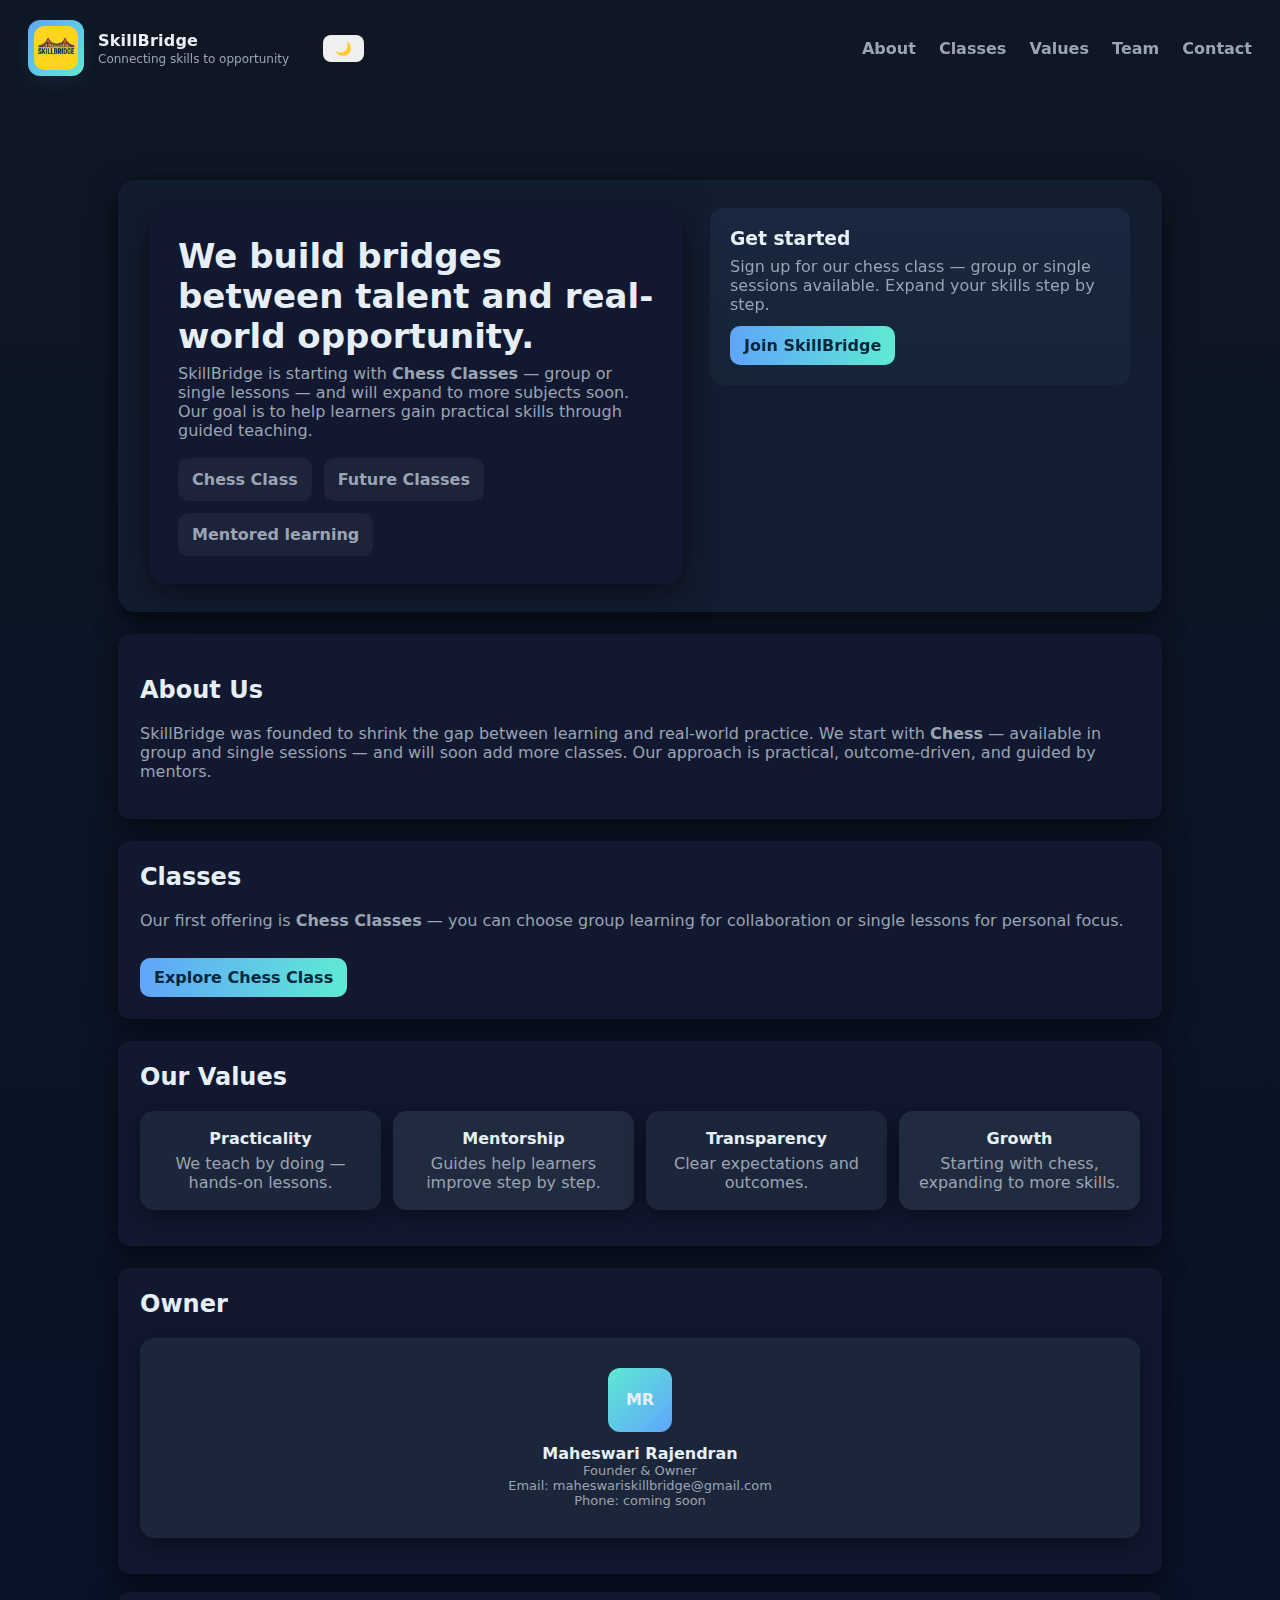
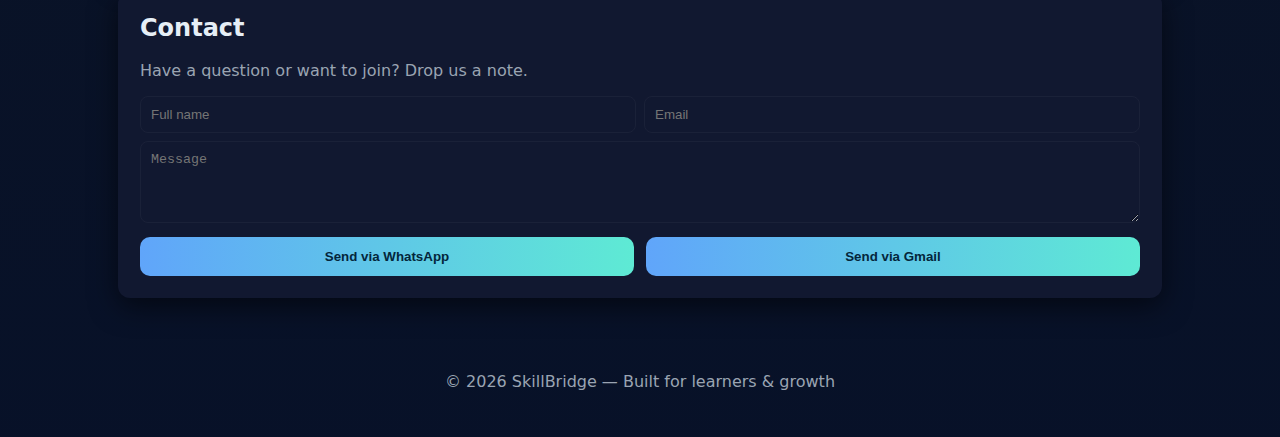
<file: index.html>
<!doctype html>
<html lang="en">

<head>
    <meta charset="utf-8" />
    <meta name="viewport" content="width=device-width,initial-scale=1" />
    <title>SkillBridge — About Us</title>
    <meta name="description"
        content="SkillBridge — connecting learners with practical skills and real-world mentors." />
    <link rel="stylesheet" href="style.css">

</head>

<script>
    // WhatsApp contact
    window.openWhatsApp = function () {
        const whatsappNumber = '4917657661734';
        const name = document.getElementById('name').value.trim();
        const email = document.getElementById('email').value.trim();
        const msg = document.getElementById('message').value.trim();
        if (!name || !email || !msg) { alert('Please fill all fields first.'); return; }
        const waText = encodeURIComponent(`*New Contact from SkillBridge Website*\n\n*Name:* ${name}\n*Email:* ${email}\n*Message:*\n${msg}`);
        window.open(`https://wa.me/${whatsappNumber}?text=${waText}`, '_blank');
    }

    // Email contact
    window.openEmail = function () {
        const name = document.getElementById('name').value.trim();
        const email = document.getElementById('email').value.trim();
        const msg = document.getElementById('message').value.trim();
        if (!name || !email || !msg) { alert('Please fill all fields first.'); return; }
        const subject = encodeURIComponent('SkillBridge Contact Form');
        const bodyText = encodeURIComponent(`Name: ${name}\nEmail: ${email}\nMessage:\n${msg}`);
        if (/Android|iPhone|iPad|iPod/i.test(navigator.userAgent)) {
            window.location.href = `mailto:maheswariskillbridge@gmail.com?subject=${subject}&body=${bodyText}`;
        } else {
            window.open(`https://mail.google.com/mail/?view=cm&fs=1&to=maheswariskillbridge@gmail.com&su=${subject}&body=${bodyText}`, '_blank');
        }
    }
</script>

<body>
    <header>
        <div class="brand">
            <div class="logo" aria-hidden>
                <img src="logo.png" alt="SkillBridge Chess Logo" style="width:44px;height:44px;border-radius:10px;">
            </div>
            <div>
                <div style="font-weight:800;letter-spacing:0.2px">SkillBridge</div>
                <div style="font-size:12px;color:var(--muted);margin-top:2px">Connecting skills to opportunity</div>
            </div>
            <button id="themeToggle"
                style="margin-left:20px;padding:6px 12px;border-radius:8px;border:0;cursor:pointer;">
                🌙
            </button>
        </div>
        <nav>
            <a href="#about">About</a>
            <a href="#classes">Classes</a>
            <a href="#values">Values</a>
            <a href="#team">Team</a>
            <a href="#contact">Contact</a>
        </nav>

    </header>

    <main>
        <section class="hero">
            <div class="hero-card">
                <h1>We build bridges between talent and real-world opportunity.</h1>
                <p class="lead">SkillBridge is starting with <strong>Chess Classes</strong> — group or single lessons —
                    and will expand to more subjects soon. Our goal is to help learners gain practical skills through
                    guided teaching.</p>
                <div class="features" role="list">
                    <a class="feature" href="chess.html">Chess Class</a>
                    <a class="feature" href="future.html">Future Classes</a>
                    <a class="feature" href="mentor.html">Mentored learning</a>
                </div>
            </div>

            <aside style="align-self:start">
                <div
                    style="background:linear-gradient(180deg, rgba(96,165,250,0.08), rgba(94,234,212,0.04));padding:20px;border-radius:14px;backdrop-filter:blur(6px)">
                    <h3 style="margin:0 0 8px 0">Get started</h3>
                    <p style="margin:0 0 12px;color:var(--muted)">Sign up for our chess class — group or single sessions
                        available. Expand your skills step by step.</p>
                    <a href="#contact"
                        style="display:inline-block;padding:10px 14px;border-radius:10px;text-decoration:none;font-weight:700;background:linear-gradient(90deg,var(--accent2),var(--accent1));color:#04263b">Join
                        SkillBridge</a>
                </div>
            </aside>
        </section>

        <section id="about" class="about">
            <h2>About Us</h2>
            <p style="color:var(--muted);margin-top:8px">SkillBridge was founded to shrink the gap between learning and
                real-world practice. We start with <strong>Chess</strong> — available in group and single sessions — and
                will soon add more classes. Our approach is practical, outcome-driven, and guided by mentors.</p>
        </section>

        <section id="classes" class="about">
            <h2 style="margin-top:0">Classes</h2>
            <p style="color:var(--muted);margin-top:8px">Our first offering is <strong>Chess Classes</strong> — you can
                choose group learning for collaboration or single lessons for personal focus.</p>
            <a href="chess.html"
                style="display:inline-block;margin-top:12px;padding:10px 14px;border-radius:10px;text-decoration:none;font-weight:700;background:linear-gradient(90deg,var(--accent2),var(--accent1));color:#04263b">Explore
                Chess Class</a>
        </section>

        <section id="values" class="values">
            <h2 style="margin-top:0">Our Values</h2>
            <div class="values-grid">
                <div class="value value-1">
                    <strong>Practicality</strong>
                    <div style="color:var(--muted);margin-top:6px">We teach by doing — hands-on lessons.</div>
                </div>
                <div class="value value-2">
                    <strong>Mentorship</strong>
                    <div style="color:var(--muted);margin-top:6px">Guides help learners improve step by step.</div>
                </div>
                <div class="value value-1">
                    <strong>Transparency</strong>
                    <div style="color:var(--muted);margin-top:6px">Clear expectations and outcomes.</div>
                </div>
                <div class="value value-2">
                    <strong>Growth</strong>
                    <div style="color:var(--muted);margin-top:6px">Starting with chess, expanding to more skills.</div>
                </div>
            </div>
        </section>

        <section id="team" class="team">
            <h2 style="margin-top:0">Owner</h2>
            <div class="team-cards">
                <div class="value value-1">
                    <div class="hover-block">
                        <div class="avatar">MR</div>
                        <div style="font-weight:700">Maheswari Rajendran</div>
                        <div style="color:var(--muted);font-size:13px">Founder & Owner</div>
                        <div style="color:var(--muted);font-size:13px">Email: maheswariskillbridge@gmail.com</div>
                        <div style="color:var(--muted);font-size:13px">Phone: coming soon</div>
                    </div>
                </div>
        </section>

        <section id="contact" class="team" style="margin-top:18px">
            <h2 style="margin-top:0">Contact</h2>
            <p style="color:var(--muted)">Have a question or want to join? Drop us a note.</p>
            <form id="contactForm" style="display:grid;grid-template-columns:1fr 1fr;gap:8px">
                <input type="text" id="name" placeholder="Full name" required
                    style="padding:10px;border-radius:8px;border:1px solid rgba(255,255,255,0.04);background:transparent;color:inherit" />
                <input type="email" id="email" placeholder="Email" required
                    style="padding:10px;border-radius:8px;border:1px solid rgba(255,255,255,0.04);background:transparent;color:inherit" />
                <textarea id="message" placeholder="Message" required
                    style="grid-column:1/3;padding:10px;border-radius:8px;border:1px solid rgba(255,255,255,0.04);background:transparent;color:inherit"
                    rows="4"></textarea>
                <div class="contact-buttons">
                    <button type="button" onclick="openWhatsApp()">Send via WhatsApp</button>
                    <button type="button" onclick="openEmail()">Send via Gmail</button>
                </div>
            </form>
        </section>
    </main>

    <footer>
        <div>© <span id="year"></span> SkillBridge — Built for learners & growth</div>
        <script>document.getElementById('year').textContent = new Date().getFullYear();</script>
    </footer>
</body>
<script src="main.js"></script>


</html>
</file>
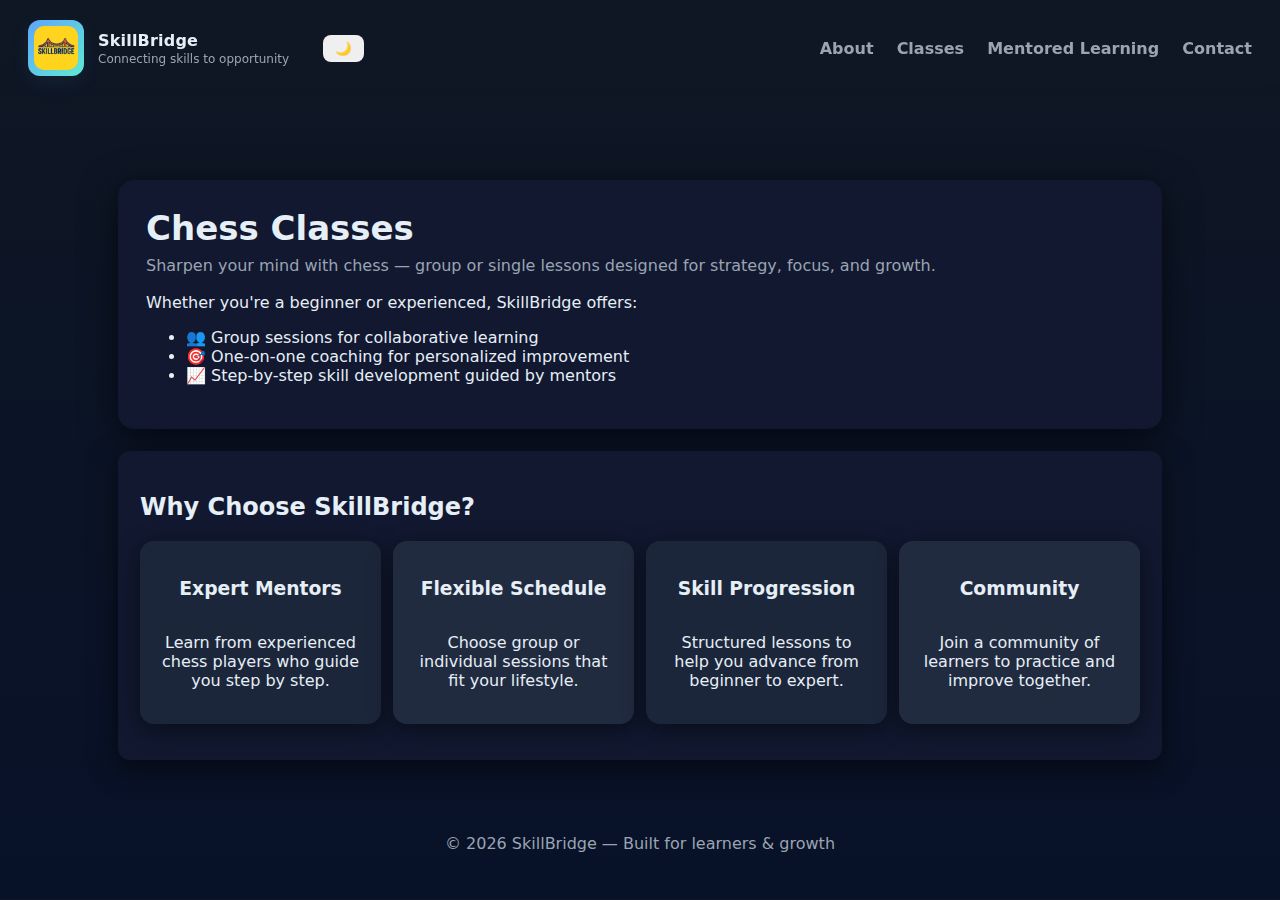
<file: chess.html>
<!DOCTYPE html>
<html lang="en">

<head>
    <meta charset="utf-8" />
    <meta name="viewport" content="width=device-width,initial-scale=1" />
    <title>SkillBridge — Chess Class</title>
    <meta name="description"
        content="SkillBridge Chess Classes — group or single lessons to grow your strategic skills." />
    <link rel="stylesheet" href="style.css">
</head>

<body>
    <header>
        <div class="brand">
            <div class="logo" aria-hidden>
                <img src="logo.png" alt="SkillBridge Chess Logo" style="width:44px;height:44px;border-radius:10px;">
            </div>
            <div>
                <div style="font-weight:800;letter-spacing:0.2px">SkillBridge</div>
                <div style="font-size:12px;color:var(--muted);margin-top:2px">Connecting skills to opportunity</div>
            </div>
            <button id="themeToggle"
                style="margin-left:20px;padding:6px 12px;border-radius:8px;border:0;cursor:pointer;">
                🌙
            </button>
        </div>
        <nav>
            <a href="index.html">About</a>
            <a href="future.html">Classes</a>
            <a href="mentor.html">Mentored Learning</a>
            <a href="index.html#contact">Contact</a>
        </nav>
    </header>

    <main>
        <section class="hero-card">
            <h1>Chess Classes</h1>
            <p class="lead">Sharpen your mind with chess — group or single lessons designed for strategy, focus, and
                growth.</p>
            <p>Whether you're a beginner or experienced, SkillBridge offers:</p>
            <ul>
                <li>👥 Group sessions for collaborative learning</li>
                <li>🎯 One-on-one coaching for personalized improvement</li>
                <li>📈 Step-by-step skill development guided by mentors</li>
            </ul>
        </section>

        <section class="values">
            <h2>Why Choose SkillBridge?</h2>
            <div class="values-grid">
                <div class="value value-1">
                    <h3>Expert Mentors</h3>
                    <p>Learn from experienced chess players who guide you step by step.</p>
                </div>
                <div class="value value-2">
                    <h3>Flexible Schedule</h3>
                    <p>Choose group or individual sessions that fit your lifestyle.</p>
                </div>
                <div class="value value-1">
                    <h3>Skill Progression</h3>
                    <p>Structured lessons to help you advance from beginner to expert.</p>
                </div>
                <div class="value value-2">
                    <h3>Community</h3>
                    <p>Join a community of learners to practice and improve together.</p>
                </div>
            </div>
        </section>
    </main>


    <footer>
        <div>© <span id="year"></span> SkillBridge — Built for learners & growth</div>
        <script>document.getElementById('year').textContent = new Date().getFullYear();</script>
    </footer>
</body>
<script src="main.js"></script>

</html>
</file>
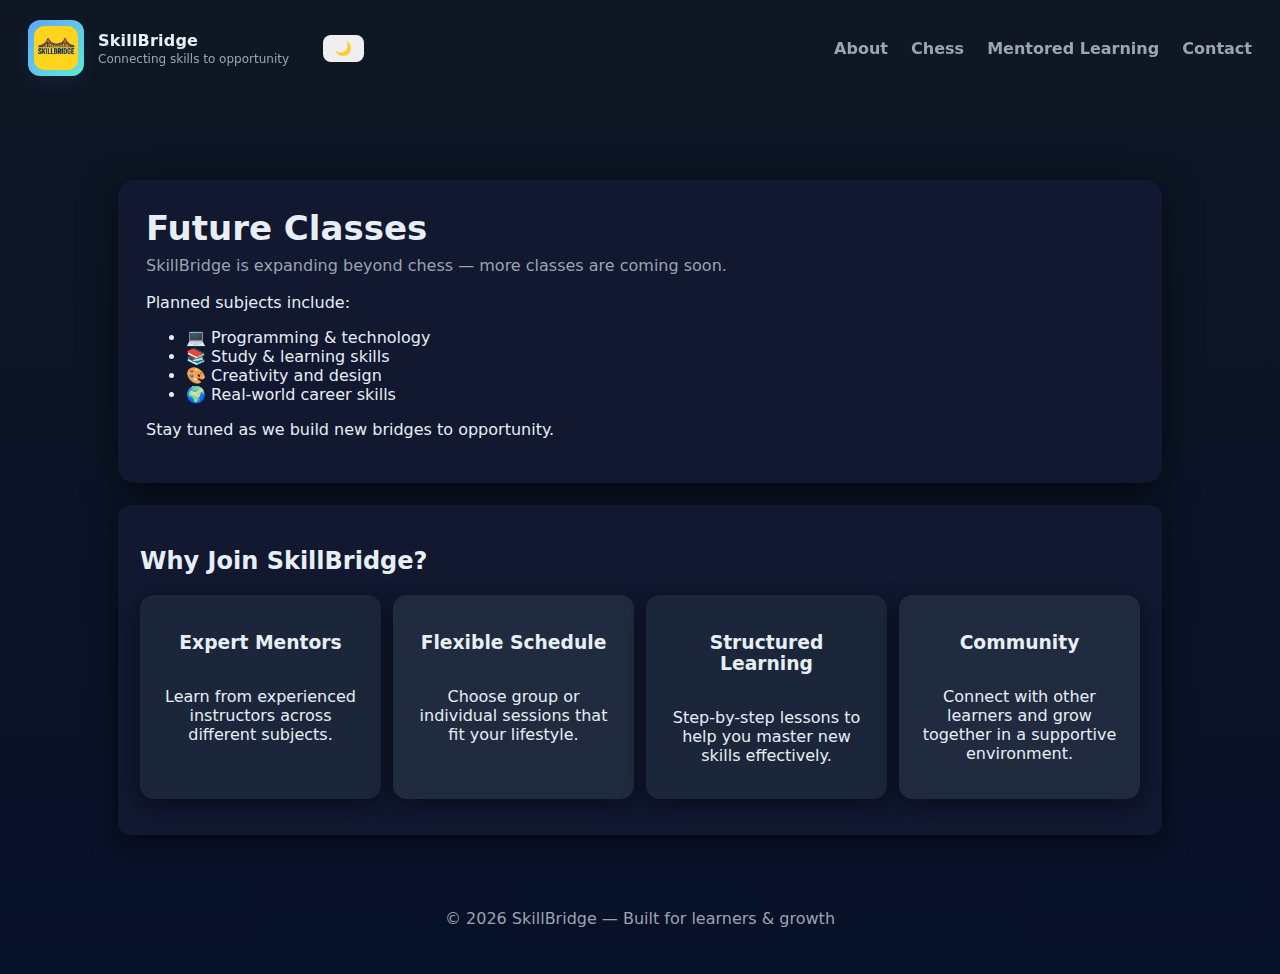
<file: future.html>
<!doctype html>
<html lang="en">

<head>
    <meta charset="utf-8" />
    <meta name="viewport" content="width=device-width,initial-scale=1" />
    <title>SkillBridge — Future Classes</title>
    <meta name="description" content="SkillBridge — upcoming classes expanding beyond chess." />
    <link rel="stylesheet" href="style.css">
</head>

<body>
    <header>
        <div class="brand">
            <div class="logo" aria-hidden>
                <img src="logo.png" alt="SkillBridge Chess Logo" style="width:44px;height:44px;border-radius:10px;">
            </div>
            <div>
                <div style="font-weight:800;letter-spacing:0.2px">SkillBridge</div>
                <div style="font-size:12px;color:var(--muted);margin-top:2px">Connecting skills to opportunity</div>
            </div>
            <button id="themeToggle"
                style="margin-left:20px;padding:6px 12px;border-radius:8px;border:0;cursor:pointer;">
                🌙
            </button>
        </div>
        <nav>
            <a href="index.html">About</a>
            <a href="chess.html">Chess</a>
            <a href="mentor.html">Mentored Learning</a>
            <a href="index.html#contact">Contact</a>
        </nav>
    </header>

    <main>
        <section class="hero-card">
            <h1>Future Classes</h1>
            <p class="lead">SkillBridge is expanding beyond chess — more classes are coming soon.</p>
            <p>Planned subjects include:</p>
            <ul>
                <li>💻 Programming & technology</li>
                <li>📚 Study & learning skills</li>
                <li>🎨 Creativity and design</li>
                <li>🌍 Real-world career skills</li>
            </ul>
            <p>Stay tuned as we build new bridges to opportunity.</p>
        </section>

        <section class="values">
            <h2>Why Join SkillBridge?</h2>
            <div class="values-grid">
                <div class="value value-1">
                    <h3>Expert Mentors</h3>
                    <p>Learn from experienced instructors across different subjects.</p>
                </div>
                <div class="value value-2">
                    <h3>Flexible Schedule</h3>
                    <p>Choose group or individual sessions that fit your lifestyle.</p>
                </div>
                <div class="value value-1">
                    <h3>Structured Learning</h3>
                    <p>Step-by-step lessons to help you master new skills effectively.</p>
                </div>
                <div class="value value-2">
                    <h3>Community</h3>
                    <p>Connect with other learners and grow together in a supportive environment.</p>
                </div>
            </div>
        </section>
    </main>


    <footer>
        <div>© <span id="year"></span> SkillBridge — Built for learners & growth</div>
        <script>document.getElementById('year').textContent = new Date().getFullYear();</script>
    </footer>
</body>
<script src="main.js"></script>

</html>
</file>
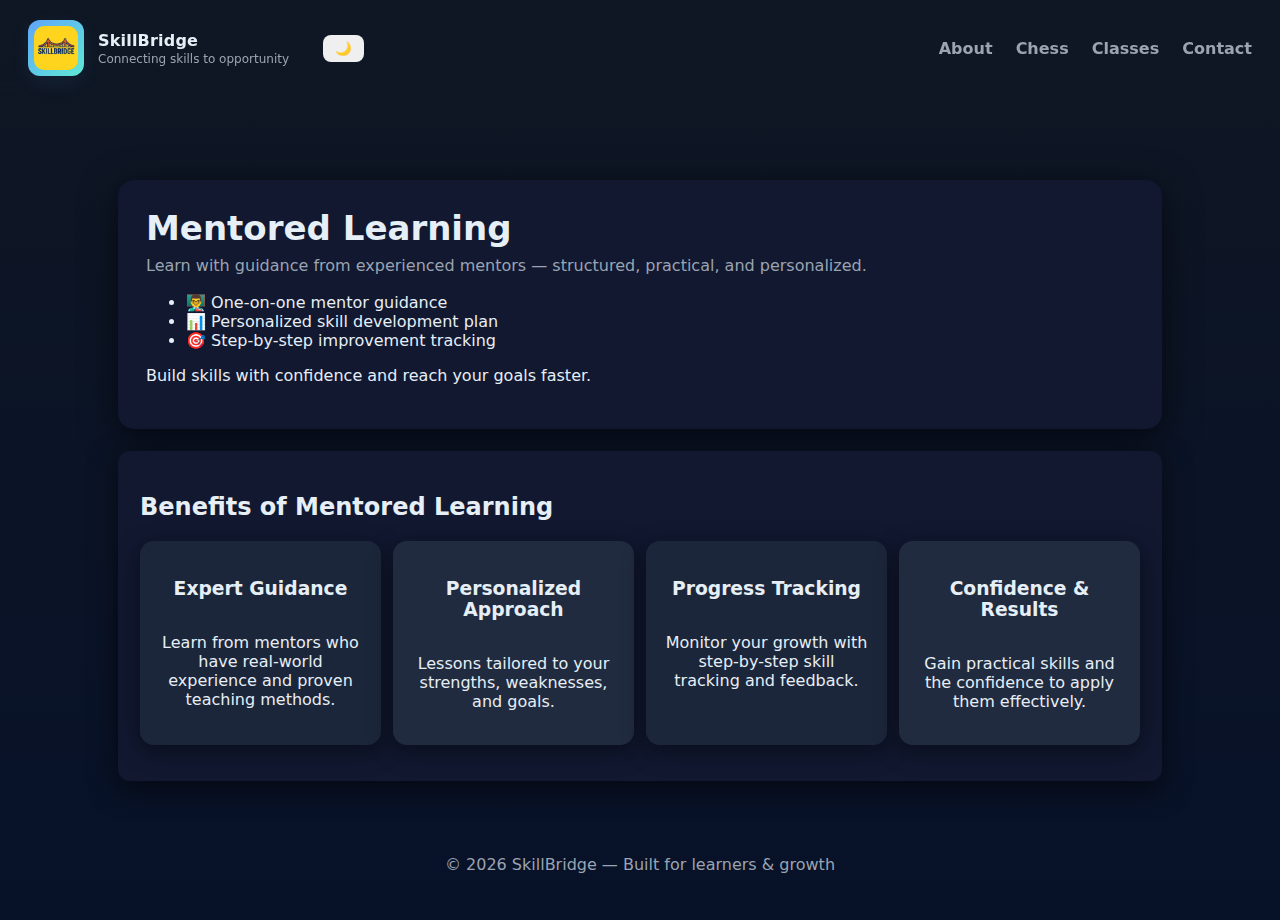
<file: mentor.html>
<!doctype html>
<html lang="en">

<head>
    <meta charset="utf-8" />
    <meta name="viewport" content="width=device-width,initial-scale=1" />
    <title>SkillBridge — Mentored Learning</title>
    <meta name="description" content="SkillBridge Mentored Learning — guided skill development with real mentors." />
    <link rel="stylesheet" href="style.css">
</head>

<body>
    <header>
        <div class="brand">
            <div class="logo" aria-hidden>
                <img src="logo.png" alt="SkillBridge Chess Logo" style="width:44px;height:44px;border-radius:10px;">
            </div>
            <div>
                <div style="font-weight:800;letter-spacing:0.2px">SkillBridge</div>
                <div style="font-size:12px;color:var(--muted);margin-top:2px">Connecting skills to opportunity</div>
            </div>
            <button id="themeToggle"
                style="margin-left:20px;padding:6px 12px;border-radius:8px;border:0;cursor:pointer;">
                🌙
            </button>
        </div>
        <nav>
            <a href="index.html">About</a>
            <a href="chess.html">Chess</a>
            <a href="future.html">Classes</a>
            <a href="index.html#contact">Contact</a>
        </nav>
    </header>

    <main>
        <section class="hero-card">
            <h1>Mentored Learning</h1>
            <p class="lead">Learn with guidance from experienced mentors — structured, practical, and personalized.</p>
            <ul>
                <li>👨‍🏫 One-on-one mentor guidance</li>
                <li>📊 Personalized skill development plan</li>
                <li>🎯 Step-by-step improvement tracking</li>
            </ul>
            <p>Build skills with confidence and reach your goals faster.</p>
        </section>

        <section class="values">
            <h2>Benefits of Mentored Learning</h2>
            <div class="values-grid">
                <div class="value value-1">
                    <h3>Expert Guidance</h3>
                    <p>Learn from mentors who have real-world experience and proven teaching methods.</p>
                </div>
                <div class="value value-2">
                    <h3>Personalized Approach</h3>
                    <p>Lessons tailored to your strengths, weaknesses, and goals.</p>
                </div>
                <div class="value value-1">
                    <h3>Progress Tracking</h3>
                    <p>Monitor your growth with step-by-step skill tracking and feedback.</p>
                </div>
                <div class="value value-2">
                    <h3>Confidence & Results</h3>
                    <p>Gain practical skills and the confidence to apply them effectively.</p>
                </div>
            </div>
        </section>
    </main>


    <footer>
        <div>© <span id="year"></span> SkillBridge — Built for learners & growth</div>
        <script>document.getElementById('year').textContent = new Date().getFullYear();</script>
    </footer>
</body>
<script src="main.js"></script>

</html>
</file>
<file: style.css>
:root {
    /* Dark mode (default) */
    --bg: #0f1724;
    --bg-end: #061029;
    --card: #111830;
    /* slightly brighter for dark mode */
    --muted: #9aa4b2;
    --accent1: #5eead4;
    --accent2: #60a5fa;
    --text: #e6eef6;
    --glass: rgba(255, 255, 255, 0.05);
    font-family: Inter, ui-sans-serif, system-ui, -apple-system, 'Segoe UI', Roboto, 'Helvetica Neue', Arial;
}

.light-mode {
    --bg: #ffffff;
    --bg-end: #f4f7fb;
    --card: #f4f7fb;
    --muted: #444;
    --accent1: #0ea5e9;
    --accent2: #22c55e;
    --text: #111827;
    --glass: rgba(0, 0, 0, 0.05);
}

* {
    box-sizing: border-box;
}

body {
    margin: 0;
    background: linear-gradient(180deg, var(--bg), var(--bg-end) 120%);
    color: var(--text);
    -webkit-font-smoothing: antialiased;
}

header {
    display: flex;
    align-items: center;
    justify-content: space-between;
    padding: 20px 28px;
    backdrop-filter: blur(6px);
}

.brand {
    display: flex;
    gap: 14px;
    align-items: center;
}

.logo {
    width: 56px;
    height: 56px;
    display: flex;
    align-items: center;
    justify-content: center;
    border-radius: 12px;
    background: linear-gradient(135deg, var(--accent2), var(--accent1));
    box-shadow: 0 6px 20px rgba(96, 165, 250, 0.08);
}

nav a {
    color: var(--muted);
    text-decoration: none;
    margin-left: 18px;
    font-weight: 600;
    position: relative;
}

nav a:hover::after {
    content: "";
    position: absolute;
    left: 0;
    bottom: -4px;
    width: 100%;
    height: 2px;
    background: var(--accent1);
}

main {
    max-width: 1100px;
    margin: 28px auto;
    padding: 28px;
}

/* Hero section */
.hero {
    display: grid;
    grid-template-columns: 1fr 420px;
    gap: 28px;
    align-items: center;
}

.hero-card {
    background: var(--card);
    padding: 28px;
    border-radius: 16px;
    box-shadow: 0 8px 36px rgba(0, 0, 0, 0.6);
    /* stronger shadow for dark mode */
    transition: transform 0.3s ease, box-shadow 0.3s ease;
}

/* Hero card hover */
.hero-card:hover {
    transform: translateY(-10px);
    box-shadow: 0 16px 48px rgba(0, 0, 0, 0.8);
}

.hero aside div {
    background: var(--card);
    padding: 20px;
    border-radius: 14px;
    backdrop-filter: blur(6px);
}

h1 {
    margin: 0 0 8px 0;
    font-size: 34px;
}

p.lead {
    color: var(--muted);
    margin: 0 0 18px;
}

/* Features */
.features {
    display: flex;
    gap: 12px;
    flex-wrap: wrap;
}

.feature {
    background: var(--glass);
    padding: 12px 14px;
    border-radius: 10px;
    color: var(--muted);
    font-weight: 600;
    cursor: pointer;
    transition: all .2s ease;
}

.feature:hover {
    background: linear-gradient(90deg, var(--accent2), var(--accent1));
    color: #04263b;
}

/* Sections */
.about,
.values,
.team {
    margin-top: 22px;
    background: var(--card);
    padding: 22px;
    border-radius: 12px;
}

.values-grid {
    display: grid;
    grid-template-columns: repeat(auto-fit, minmax(180px, 1fr));
    gap: 12px;
}

/* Values cards */
.value {
    padding: 18px;
    border-radius: 14px;
    margin-bottom: 14px;
    background: var(--card);
    box-shadow: 0 6px 24px rgba(0, 0, 0, 0.45);
    transition: transform 0.3s ease, background 0.3s ease, box-shadow 0.3s ease, color 0.3s ease;
    display: flex;
    flex-direction: column;
    align-items: center;
    text-align: center;
}

/* Value hover effect */
.value:hover {
    transform: translateY(-8px);
    box-shadow: 0 14px 40px rgba(0, 0, 0, 0.7);
    background: rgba(40, 50, 70, 0.95);
    /* brighter on hover in dark mode */
}

/* Alternating dark mode backgrounds */
.value-1 {
    background: rgba(30, 40, 60, 0.9);
}

.value-2 {
    background: rgba(35, 45, 65, 0.9);
}

/* Light mode values */
body.light-mode .value-1 {
    background: rgba(245, 245, 245, 0.95);
}

body.light-mode .value-2 {
    background: rgba(230, 230, 230, 0.95);
}

/* Team cards */
.team-cards {
    display: grid;
    grid-template-columns: repeat(auto-fit, minmax(160px, 1fr));
    gap: 12px;
}

.team .value .avatar {
    width: 64px;
    height: 64px;
    border-radius: 12px;
    margin-bottom: 12px;
    /* space between avatar and text */
    background: linear-gradient(135deg, var(--accent1), var(--accent2));
    display: flex;
    align-items: center;
    justify-content: center;
    font-weight: 700;
}

.hover-block {
    display: flex;
    flex-direction: column;
    align-items: center;
    text-align: center;
    transition: transform 0.3s ease, box-shadow 0.3s ease;
    cursor: pointer;
    padding: 12px;
    /* optional: add some padding inside the hover area */
    border-radius: 12px;
    /* match card rounding */
}

.hover-block:hover {
    transform: translateY(-6px);
    box-shadow: 0 12px 30px rgba(0, 0, 0, 0.6);
    /* only this block lifts */
}




.member {
    padding: 14px;
    border-radius: 10px;
    background: var(--card);
    text-align: center;
}

/* Footer */
footer {
    margin: 28px auto;
    max-width: 1100px;
    padding: 18px;
    color: var(--muted);
    text-align: center;
}

/* Contact buttons */
.contact-buttons {
    grid-column: 1/3;
    display: flex;
    gap: 12px;
    flex-wrap: wrap;
    margin-top: 6px;
}

.contact-buttons button {
    flex: 1;
    min-width: 120px;
    padding: 12px;
    border-radius: 10px;
    border: 0;
    font-weight: 800;
    background: linear-gradient(90deg, var(--accent2), var(--accent1));
    color: #04263b;
    cursor: pointer;
}

/* Responsive */
@media (max-width: 768px) {
    .hero {
        grid-template-columns: 1fr;
        text-align: center;
    }

    .hero-card {
        margin-top: 20px;
    }

    section {
        padding: 20px 18px;
    }

    .value {
        margin-bottom: 12px;
    }
}

@media (max-width: 600px) {
    .contact-buttons {
        flex-direction: column;
    }
}

/* Section cards */
section {
    padding: 28px 32px;
    border-radius: 18px;
    margin-top: 28px;
    background: rgba(20, 30, 50, 0.95);
    /* slightly brighter for dark mode */
    box-shadow: 0 8px 28px rgba(0, 0, 0, 0.55);
    transition: background 0.3s, color 0.3s, box-shadow 0.3s;
}

body.light-mode section {
    background: rgba(255, 255, 255, 0.98);
    box-shadow: 0 6px 20px rgba(0, 0, 0, 0.08);
}

/* Smooth hover for all sections */
section {
    transition: transform 0.3s ease, box-shadow 0.3s ease, background 0.3s ease;
    cursor: pointer;
}

/* Dark mode hover */
body:not(.light-mode) section:hover {
    transform: translateY(-8px);
    box-shadow: 0 14px 40px rgba(0, 0, 0, 0.7);
    background: rgba(35, 45, 70, 0.95);
    /* slightly lighter than default dark bg */
}

/* Light mode hover */
body.light-mode section:hover {
    transform: translateY(-8px);
    box-shadow: 0 14px 40px rgba(0, 0, 0, 0.15);
    background: rgba(245, 245, 245, 0.98);
    /* slightly darker than default light bg */
}


/* Text inside sections */
section h2,
section p,
section a,
section li,
section div {
    color: var(--text);
    transition: color 0.3s;
}

/* Links inside sections */
section a {
    text-decoration: none;
    font-weight: 700;
    transition: background 0.3s, color 0.3s;
}

section a:hover {
    color: var(--accent1);
}
</file>
